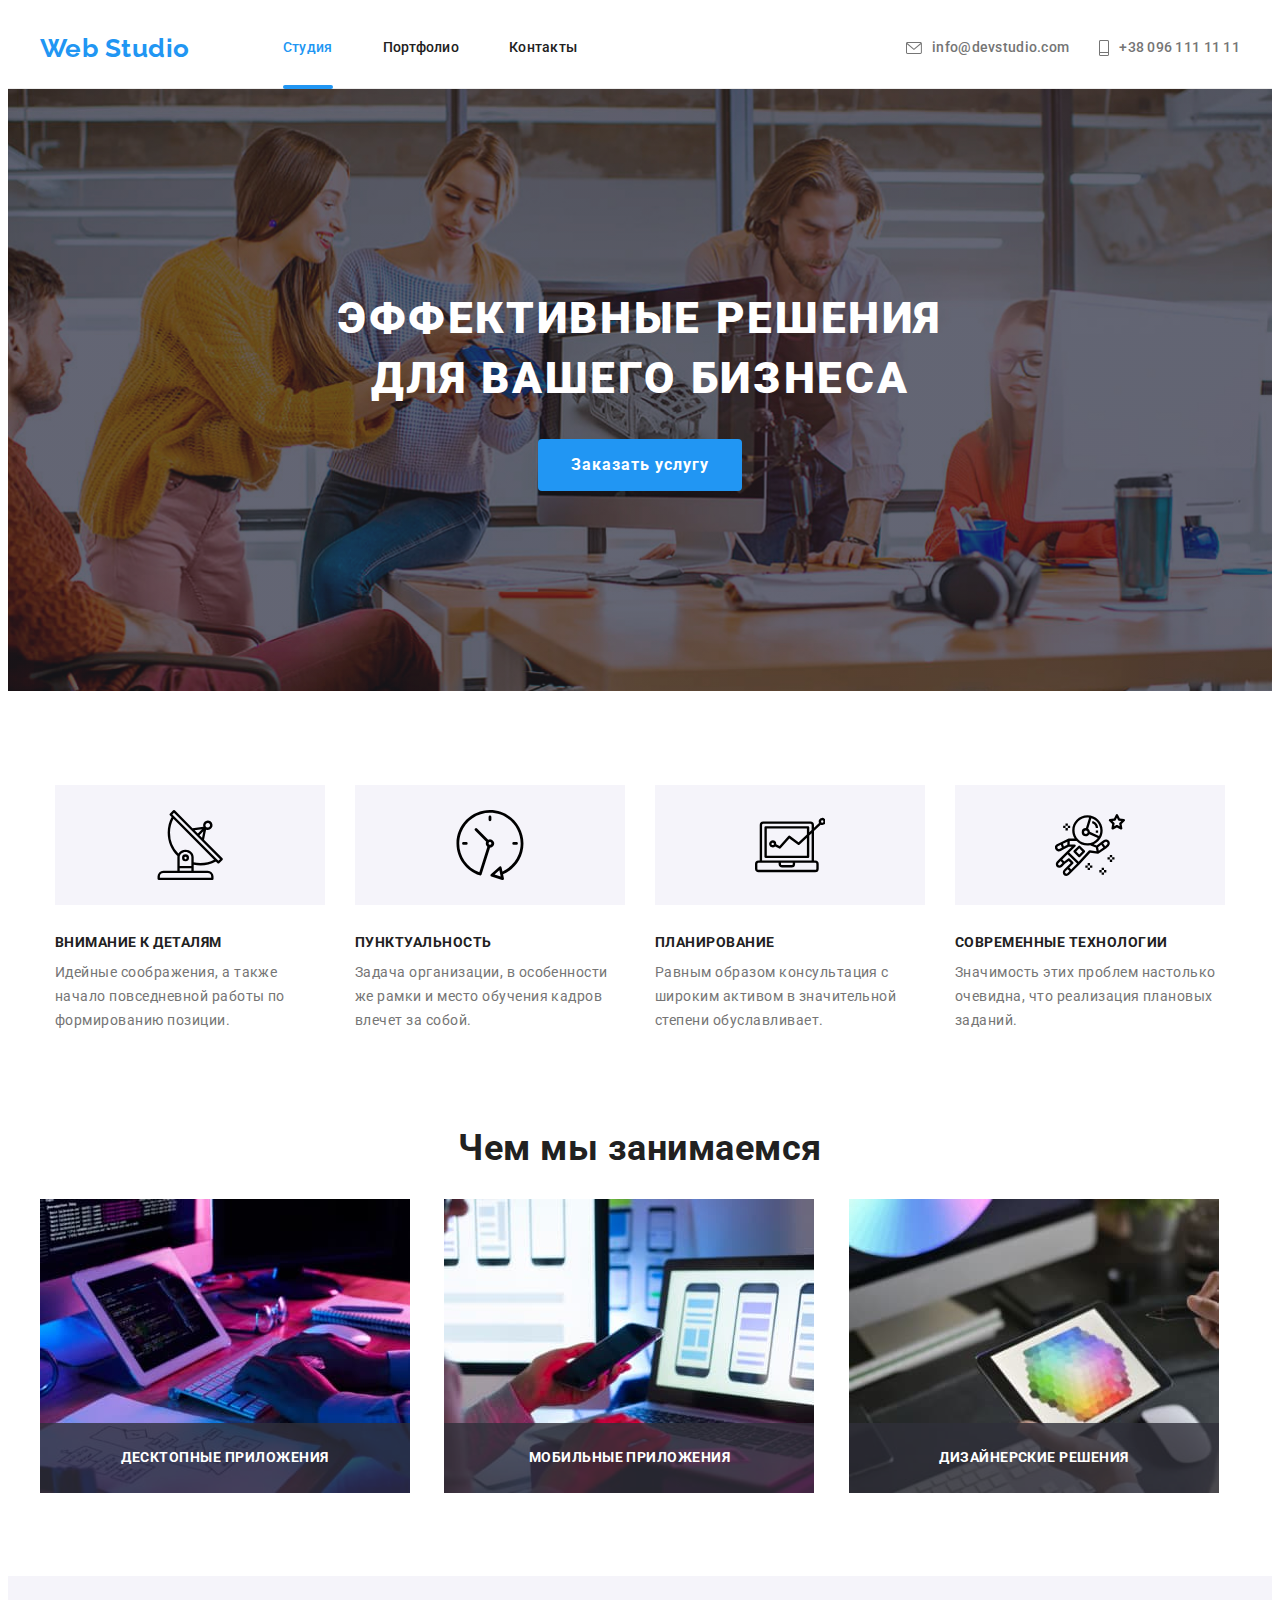
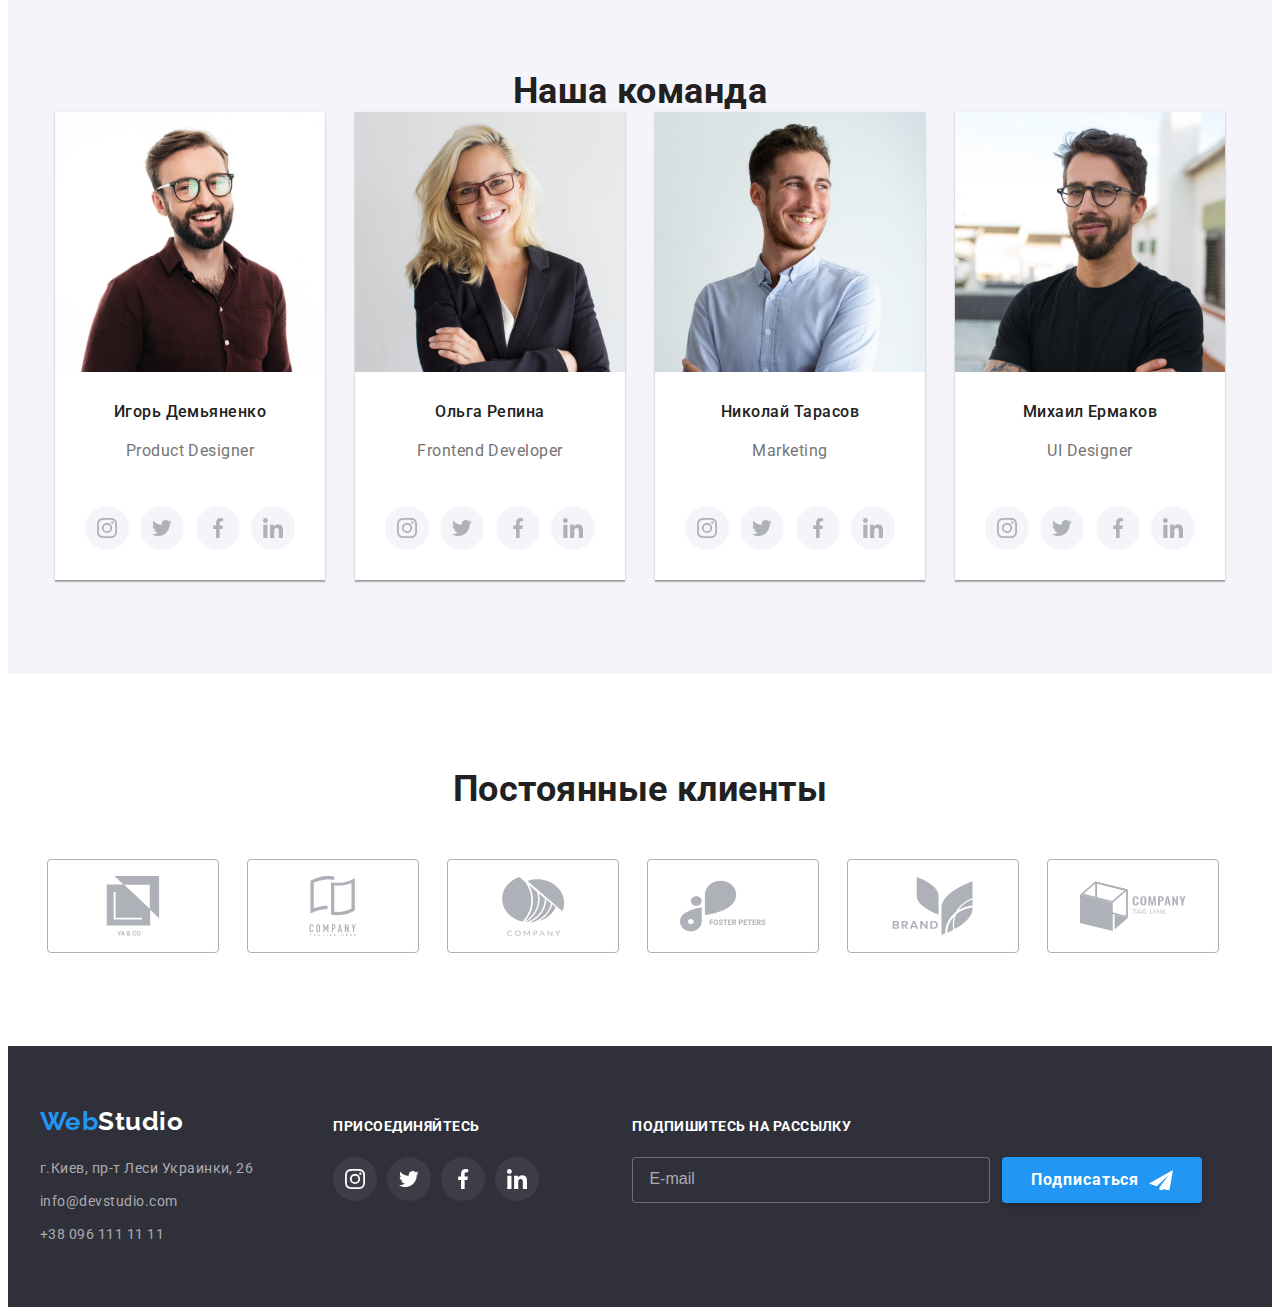
<file: index.html>
<!DOCTYPE html>
<html lang="ru">
<head>
    <meta charset="UTF-8">
    <meta http-equiv="X-UA-Compatible" content="IE=edge">
    <meta name="viewport" content="width=device-width, initial-scale=1.0">
    <title>Студия</title>
    <link rel="preconnect" href="https://fonts.googleapis.com"/>
    <link rel="preconnect" href="https://fonts.gstatic.com" crossorigin/>
    <link href="https://fonts.googleapis.com/css2?family=Raleway:wght@700&family=Roboto:wght@400;500;700;900&display=swap" rel="stylesheet"/>
      <link rel="stylesheet" href="https://github.com/sindresorhus/modern-normalize/blob/main/modern-normalize.css"/>
      <link rel="stylesheet" href="./css/main.min.css">
</head>

<body>
    <!--Шапка-->
  <header class="header">
      <!--Главная навигация-->
    <div class="container header__section">      
      <nav class="header__nav">
        <a class="header__logo logo link" href="./index.html">Web <span class="heder__logo--black">Studio</span></a>
        <ul class="nav list"> 
          <li class="nav__item">
            <a class="nav__link link nav__link--current" href="./index.html">Студия</a>
          </li>
          <li class="nav__item">
            <a class="nav__link link" href="./portfolio.html">Портфолио</a>
          </li>
          <li class="nav__item">
            <a class="nav__link link" href="">Контакты</a>
          </li>
        </ul>
      </nav>
          
        <!--Контакты-->

      <ul class="header-contact header-contact__list list">
          <li class="header-contact__item"> 
            <a class="header-contact__link link" href="mailto:info@devstudio.com">
              <svg class="header-contact__icon" width="16" height="12">
                <use href="./images/icons.svg#icon-envelope"></use>
              </svg>
              info@devstudio.com</a>
          </li>
          <li class="header-contact__item"> 
            <a class="header-contact__link link" href="tel:+380961111111">
              <svg class="header-contact__icon" width="10" height="16">
                <use href="./images/icons.svg#icon-mobile"></use>
              </svg>
              +38 096 111 11 11</a>
          </li>
        </ul>
  </div>
  </header>

     <!--Основной контент-->

<main>

    <!--Герой-->

      <section class="hero">
       
         <h1 class="hero__title">Эффективные решения для вашего бизнеса</h1>
         <button class="hero__btn" type="button" data-modal-open>Заказать услугу</button>
       
      </section>

    <!--Особенности-->

      <section class="features">
        <div class="conteiner">
          <!-- h2 Особенности спрятать-->
          <h2 class="visually-hidden">Особенности</h2>
         <ul class="features-list list">

            <li class="features-list__item">
              <div class="features-list__icon-fon">
                <svg class="features-list__icon" width="70" height="70">
                  <use href="./images/icons.svg#icon-antenna"></use>
                </svg>
              </div>


              <h3 class="features-list__title">Внимание к деталям</h3>
              <p class="features-list__text">
                Идейные соображения, а также начало повседневной работы по 
                формированию позиции.
              </p>
            </li>

           <li class="features-list__item">
            <div class="features-list__icon-fon">
              <svg class="features-list__icon" width="70" height="70">
                <use href="./images/icons.svg#icon-clock"></use>
              </svg>
            </div>

              <h3 class="features-list__title">Пунктуальность</h3>
              <p class="features-list__text">Задача организации, в особенности же рамки и место обучения кадров влечет за собой.</p>
           </li>

            
              <li class="features-list__item">
                <div class="features-list__icon-fon">
                  <svg class="features-list__icon" width="70" height="70">
                    <use href="./images/icons.svg#icon-diagram"></use>
                  </svg>
                </div>

              <h3 class="features-list__title">Планирование</h3>
               <p class="features-list__text">Равным образом консультация с широким активом в значительной степени обуславливает.</p>
            </li>

              <li class="features-list__item">
                <div class="features-list__icon-fon">
                  <svg class="features-list__icon" width="70" height="70">
                    <use href="./images/icons.svg#icon-astronaut"></use>
                  </svg>
                </div>

              <h3 class="features-list__title">Современные технологии</h3>
              <p class="features-list__text">Значимость этих проблем настолько очевидна, что реализация плановых заданий.</p>
            </li>
        </ul>
        </div>
</section>
 
   <!--Чем мы занимаемся-->
   
<section class="work">
  <div class="container">
    <h2 class="work__title section-title">Чем мы занимаемся</h2>
    <ul class="work-list list">
      <li class="work-list__item">
        <img src="./images/img-1.jpg" alt="сотрудник создает программу" width="370" height="294" />
        <p class="work-list__text">Десктопные приложения</p>
      </li>
      <li class="work-list__item">
        <img src="./images/img-2.jpg" alt="сотрудник создает мобильное приложение" width="370" height="294" />
        <p class="work-list__text">Мобильные приложения</p>
      </li>
      <li class="work-list__item">
        <img src="./images/img-3.jpg" alt="веб-дизайнер выбирает палитру" width="370" height="294" />
        <p class="work-list__text">Дизайнерские решения</p>
      </li>
    </ul>
  </div>
</section>

   <!--Наша команда-->

<section class="team">
  <div class="conteiner">
      <h2 class="team__title section-title">Наша команда</h2>
     <ul class="team-list list">
       <li class="team-list__item">
         <img 
         src="./images/ppl-1.jpg" 
         alt="Фото Игоря Демьяненко"
         width="270"
         height="260"
        />
        <div class="team-list__workers">
         <h3 class="team-list__worker">Игорь Демьяненко</h3>
         <p class="team-list__profession" lang="en">Product Designer</p>
                <ul class="team-list__social-list list">
                  <li class="team-list__social-item">
                    <a class="team-list__social-link link" href="">
                      <svg class="team-list__social-icon" width="20" height="20">
                        <use href="./images/icons.svg#icon-instagram"></use>
                      </svg>
                    </a>
                  </li>
                
                  <li class="team-list__social-item">
                    <a class="team-list__social-link link" href="">
                      <svg class="team-list__social-icon" width="20" height="20">
                        <use href="./images/icons.svg#icon-twitter"></use>
                      </svg>
                    </a>
                  </li>
                
                  <li class="team-list__social-item">
                    <a class="team-list__social-link link" href="">
                      <svg class="team-list__social-icon" width="20" height="20">
                        <use href="./images/icons.svg#icon-facebook"></use>
                      </svg>
                    </a>
                  </li>
                
                  <li class="team-list__social-item">
                    <a class="team-list__social-link link" href="">
                      <svg class="team-list__social-icon" width="20" height="20">
                        <use href="./images/icons.svg#icon-linkedin"></use>
                      </svg>
                    </a>
                  </li>
                </ul>       
        </div>
        </li>

       <li class="team-list__item">
         <img 
         src="./images/ppl-2.jpg" 
         alt="Фото Ольги Репиной"
         width="270"
         height="260"
        />
        <div class="team-list__workers">
         <h3 class="team-list__worker">Ольга Репина</h3>
         <p class="team-list__profession" lang="en">Frontend Developer</p>
                <ul class="team-list__social-list list">
                  <li class="team-list__social-item">
                    <a class="team-list__social-link link" href="">
                      <svg class="team-list__social-icon" width="20" height="20">
                        <use href="./images/icons.svg#icon-instagram"></use>
                      </svg>
                    </a>
                  </li>

                  <li class="team-list__social-item">
                    <a class="team-list__social-link link" href="">
                      <svg class="team-list__social-icon" width="20" height="20">
                        <use href="./images/icons.svg#icon-twitter"></use>
                      </svg>
                    </a>
                  </li>

                  <li class="team-list__social-item">
                    <a class="team-list__social-link link" href="">
                      <svg class="team-list__social-icon" width="20" height="20">
                        <use href="./images/icons.svg#icon-facebook"></use>
                      </svg>
                    </a>
                  </li>

                  <li class="team-list__social-item">
                    <a class="team-list__social-link link" href="">
                      <svg class="team-list__social-icon" width="20" height="20">
                        <use href="./images/icons.svg#icon-linkedin"></use>
                      </svg>
                    </a>
                  </li>
                </ul>
        </div>
        </li>

       <li class="team-list__item">
         <img 
         src="./images/ppl-3.jpg" 
         alt="Фото Николая Тарасова"
         width="270"
         height="260"
        />
        <div class="team-list__workers">
         <h3 class="team-list__worker">Николай Тарасов</h3>
         <p class="team-list__profession" lang="en">Marketing</p>
                <ul class="team-list__social-list list">
                  <li class="team-list__social-item">
                    <a class="team-list__social-link link" href="">
                      <svg class="team-list__social-icon" width="20" height="20">
                        <use href="./images/icons.svg#icon-instagram"></use>
                      </svg>
                    </a>
                  </li>
                
                  <li class="team-list__social-item">
                    <a class="team-list__social-link link" href="">
                      <svg class="team-list__social-icon" width="20" height="20">
                        <use href="./images/icons.svg#icon-twitter"></use>
                      </svg>
                    </a>
                  </li>
                
                  <li class="team-list__social-item">
                    <a class="team-list__social-link link" href="">
                      <svg class="team-list__social-icon" width="20" height="20">
                        <use href="./images/icons.svg#icon-facebook"></use>
                      </svg>
                    </a>
                  </li>
                
                  <li class="team-list__social-item">
                    <a class="team-list__social-link link" href="">
                      <svg class="team-list__social-icon" width="20" height="20">
                        <use href="./images/icons.svg#icon-linkedin"></use>
                      </svg>
                    </a>
                  </li>
                </ul>
        </div>
         </li>


       <li class="team-list__item">
         <img 
         src="./images/ppl-4.jpg" 
         alt="Фото Михаила Ермакова"
         width="270"
         height="260"
        />
        <div class="team-list__workers">
         <h3 class="team-list__worker">Михаил Ермаков</h3>
         <p class="team-list__profession" lang="en">UI Designer</p>
              <ul class="team-list__social-list list">
                <li class="team-list__social-item">
                  <a class="team-list__social-link link" href="">
                    <svg class="team-list__social-icon" width="20" height="20">
                      <use href="./images/icons.svg#icon-instagram"></use>
                    </svg>
                  </a>
                </li>
              
                <li class="team-list__social-item">
                  <a class="team-list__social-link link" href="">
                    <svg class="team-list__social-icon" width="20" height="20">
                      <use href="./images/icons.svg#icon-twitter"></use>
                    </svg>
                  </a>
                </li>
              
                <li class="team-list__social-item">
                  <a class="team-list__social-link link" href="">
                    <svg class="team-list__social-icon" width="20" height="20">
                      <use href="./images/icons.svg#icon-facebook"></use>
                    </svg>
                  </a>
                </li>
              
                <li class="team-list__social-item">
                  <a class="team-list__social-link link" href="">
                    <svg class="team-list__social-icon" width="20" height="20">
                      <use href="./images/icons.svg#icon-linkedin"></use>
                    </svg>
                  </a>
                </li>
              </ul>
        </div>
       </li>
     </ul> 
    </div>
 </section>

      <!-- Постоянные Клиенты -->
      <section class="client">
        <div class="container">
          <h2 class="client__title">Постоянные клиенты</h2>
          <ul class="client__list customers list">
      
            <li class="customers__item">
              <a class="customers__link link" href="">
                <svg class="customers__icon" width="106" height="60">
                  <use href="./images/icons.svg#icon-yaco"></use>
                </svg>
              </a>
            </li>

            <li class="customers__item">
              <a class="customers__link link" href="">
                <svg class="customers__icon" width="106" height="60">
                  <use href="./images/icons.svg#icon-company"></use>
                </svg>
              </a>
            </li>

            <li class="customers__item">
              <a class="customers__link link" href="">
                <svg class="customers__icon" width="106" height="60">
                  <use href="./images/icons.svg#icon-company2"></use>
                </svg>
              </a>
            </li>

            <li class="customers__item">
              <a class="customers__link link" href="">
                <svg class="customers__icon" width="106" height="60">
                  <use href="./images/icons.svg#icon-foster"></use>
                </svg>
              </a>
            </li>

            <li class="customers__item">
              <a class="customers__link link" href="">
                <svg class="customers__icon" width="106" height="60">
                  <use href="./images/icons.svg#icon-brand"></use>
                </svg>
              </a>
            </li>

            <li class="customers__item">
              <a class="customers__link link" href="">
                <svg class="customers__icon" width="106" height="60">
                  <use href="./images/icons.svg#icon-tag"></use>
                </svg>
              </a>
            </li>
          </ul>
        </div>
      </section>
    </main>

    <!--Подвал-->
    
<footer class="footer">
  <div class="container">
    <div class="footer__flex">
      <div class="footer__contacts-flex">
        <a class="footer__logo logo link" href="./index.html">Web<span class="footer__logo--white">Studio</span>
        </a>
        <!-- Список контактов -->
        <address class="footer-contact">
          <ul class="footer-contact__list list">
            <li class="footer-contact__item">
              <a class="footer-contact__link footer-contact__address link" href="https://goo.gl/maps/CdvJLRiEL6Q8Smko8"
                target="_blank" rel="noreferrer noopener">г.Киев, пр-т Леси Украинки, 26</a>
            </li>
            <li class="footer-contact__item">
              <a class="footer-contact__link link" href="mailto:info@devstudio.com">info@devstudio.com</a>
            </li>
            <li class="footer-contact__item">
              <a class="footer-contact__link link" href="tel:+380961111111">+38 096 111 11 11</a>
            </li>
          </ul>
        </address>
      </div>
      <div class="social-section">
        <p class="social-section__text">Присоединяйтесь</p>
        <ul class="footer-list list">
          <li class="footer-list__item">
            <a class="footer-list__link" href="">
              <svg class="footer-list__icon" width="20" height="20">
                <use href="./images/icons.svg#icon-instagram"></use>
              </svg>
            </a>
          </li>

          <li class="footer-list__item">
            <a class="footer-list__link" href="">
              <svg class="footer-list__icon" width="20" height="20">
                <use href="./images/icons.svg#icon-twitter"></use>
              </svg>
            </a>
          </li>

          <li class="footer-list__item">
            <a class="footer-list__link" href="">
              <svg class="footer-list__icon" width="20" height="20">
                <use href="./images/icons.svg#icon-facebook"></use>
              </svg>
            </a>
          </li>

          <li class="footer-list__item">
            <a class="footer-list__link" href="">
              <svg class="footer-list__icon" width="20" height="20">
                <use href="./images/icons.svg#icon-linkedin"></use>
              </svg>
            </a>
          </li>
        </ul>
      </div>
      <div class="footer-submit">
        <p class="footer-submit__text">Подпишитесь на рассылку</p>
        <div class="footer-submit__form">
          <label class="footer-submit__label" for="submit-mail"></label>
          <input class="footer-submit__input" type="email" name="submit-mail" id="submit-mail" placeholder="E-mail">
          <button class="footer-submit__btn" type="submit">Подписаться</button>
        </div>
      </div>
    </div>
  </div>
</footer>


    <div class="backdrop is-hidden" data-modal>
      <div class="modal">
        <button type="button" class="close-btn" data-modal-close>
          <svg class="modal-icon" width="11" height="11">
            <use href="./images/icons.svg#icon-vector"></use>
          </svg>
        </button>

      <form class="form">
        <span class="form-title">Оставьте свои данные, мы вам перезвоним</span>
        <div class="form-field-section">
          <div class="form-field top-title">
            <label class="form-label" for="name">Имя</label>
            <input class="form-input" type="text" name="name" id="name">
            <svg class="input-icon" width="12" height="12">
              <use href="./images/icons.svg#icon-name"></use>
            </svg>
          </div>
          <div class="form-field">
            <label class="form-label" for="tel">Телефон</label>
            <input class="form-input" type="tel" name="tel" id="tel">
            <svg class="input-icon" width="12" height="12">
              <use href="./images/icons.svg#icon-tel"></use>
            </svg>
          </div>
          <div class="form-field">
            <label class="form-label" for="email">Почта</label>
            <input class="form-input" type="email" name="email" id="email">
            <svg class="input-icon" width="12" height="12">
              <use href="./images/icons.svg#icon-mail"></use>
            </svg>
          </div>
        </div>
        <div class="form-field">
          <label class="comment-label" for="comment">Комментарий</label>
          <textarea class="comment" name="comment" id="comment" rows="9" placeholder="Введите текст"></textarea>
        </div>
      
        <div class="form-field-chek">
      
          <label class="policy-label" for="policy"></a>
            <input class="form-checkbox" type="checkbox" name="policy" id="policy">
            <span class="icon-chek"></span>
            Соглашаюсь с рассылкой и принимаю <a class="policy-link" href="">Условия договора</a>
          </label>
      
        </div>
        <button class="form-btn" type="submit">Отправить</button>
      </form>
      </div>
    </div>

    <script src="./js/modal.js"></script>
    
</body>
</html>
</file>
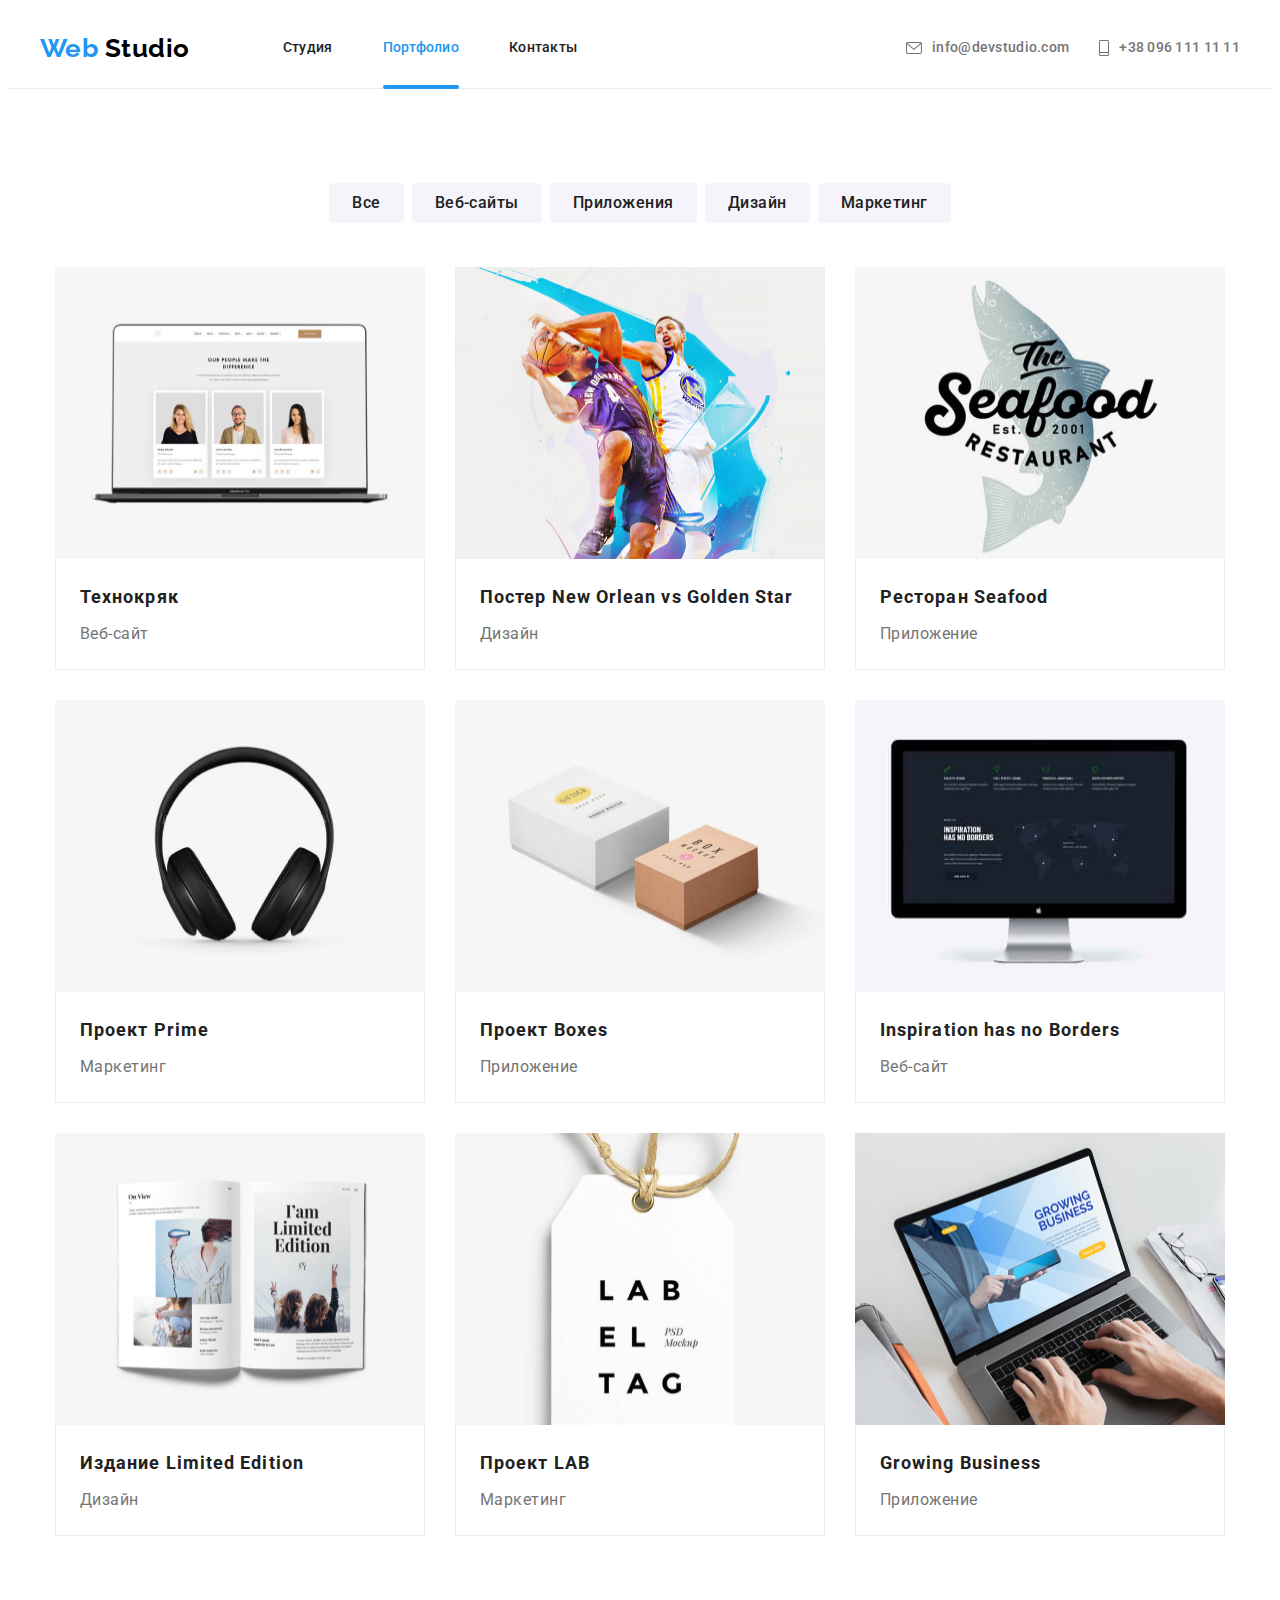
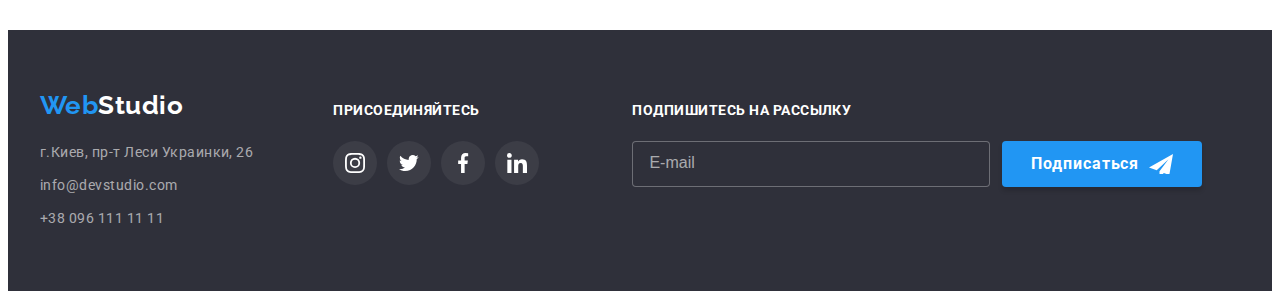
<file: portfolio.html>
<!DOCTYPE html>
<html lang="ru">
<head>
    <meta charset="UTF-8">
    <meta http-equiv="X-UA-Compatible" content="IE=edge">
    <meta name="viewport" content="width=device-width, initial-scale=1.0">
    <title>Портфолио</title>
    <link rel="preconnect" href="https://fonts.googleapis.com"/>
    <link rel="preconnect" href="https://fonts.gstatic.com" crossorigin/>
    <link href="https://fonts.googleapis.com/css2?family=Raleway:wght@700&family=Roboto:wght@400;500;700;900&display=swap" rel="stylesheet"/>    
    <link rel="stylesheet" href="https://github.com/sindresorhus/modern-normalize/blob/main/modern-normalize.css"/>
    <link rel="stylesheet" href="./css/main.min.css">
</head>

<body>
    <!--Шапка-->
<header class="header">

    <!--Главная навигация-->
    <div class="container header__section">
        <nav class="header__nav">
            <a class="header__logo link link" href="./index.html">Web <span class="header__logo--black">Studio</span></a>
            <ul class="nav list">
                <li class="nav__item">
                    <a class="nav__link link" href="./index.html">Студия</a>
                </li>
                <li class="nav__item">
                    <a class="nav__link nav__link--current link" href="./portfolio.html">Портфолио</a>
                </li>
                <li class="nav__item">
                    <a class="nav__link link" href="">Контакты</a>
                </li>
            </ul>
        </nav>

        <!--Контакты-->

        <ul class="header-contact header-contact__list list">
            <li class="header-contact__item">
                <a class="header-contact__link link" href="mailto:info@devstudio.com">
                    <svg class="header-contact__icon" width="16" height="12">
                        <use href="./images/icons.svg#icon-envelope"></use>
                    </svg>
                    info@devstudio.com</a>
            </li>
            <li class="header-contact__item">
                <a class="header-contact__link link" href="tel:+380961111111">
                    <svg class="header-contact__icon" width="10" height="16">
                        <use href="./images/icons.svg#icon-mobile"></use>
                    </svg>
                    +38 096 111 11 11</a>
            </li>
        </ul>
    </div>
</header>

    <!--Основной контент-->

    <main>
    <section class="portfolio-section">
        <!--Фильтры-->
    <div class="conteiner">
       <ul class="portfolio-btn-list list">
         <li class="portfolio-btn-item"> 
          <button class="portfolio-btn" type="button">Все</button> 
         </li>
          <li class="portfolio-btn-item">
          <button class="portfolio-btn" type="button">Веб-сайты</button>
         </li>
         <li class="portfolio-btn-item">
          <button class="portfolio-btn" type="button">Приложения</button>
         </li>
         <li class="portfolio-btn-item">
         <button class="portfolio-btn" type="button">Дизайн</button>
         </li>
         <li class="portfolio-btn-item">
         <button class="portfolio-btn" type="button">Маркетинг</button>
         </li>
       </ul>
    </div>
    </section>

         <!--Примеры работ-->
    <section class="portfolio-section-project">
    <div class="conteiner">
        <ul class="portfolio-list list">
           <li class="portfolio-item"> 
            <div class="portfolio-description">
               <img 
               src="./images/techno.jpg" 
               alt="Веб-сайт Технокряк"
               width="370"
               height="292"
               />
            <div class="portfolio-overlay">
            <p class="portfolio-description-text">Ресурс предлагает комплексные предложения с разным уровнем функционала и сервисов. Все это позволит посетителю получить
            исчерпывающие сведения о компании или частном лице.</p>
            </div>
            </div>
            <div class="portfolio-border">
               <h2 class="portfolio-list-title">Технокряк</h2>
               <p class=" potrtfolio-list-text">Веб-сайт</p>
            </div>
           </li>
            <li class="portfolio-item">
            <div class="portfolio-description">
            <img 
            src="./images/neworlean.jpg" 
            alt="Парни играют в баскетбол" 
            width="370" 
            height="292" 
            />
            <div class="portfolio-overlay">
            <p class="portfolio-description-text">Ресурс предлагает комплексные предложения с разным уровнем функционала и сервисов. Все это позволит посетителю получить
            исчерпывающие сведения о компании или частном лице.</p>
            </div>
            </div>
            <div class="portfolio-border">
            <h2 class="portfolio-list-title">Постер New Orlean vs Golden Star</h2>
            <p  class="potrtfolio-list-text">Дизайн</p>
            </div>
            </li>
            <li class="portfolio-item">
            <div class="portfolio-description">
            <img 
            src="./images/seafood.jpg" 
            alt="Логотип ресторана Seafood" 
            width="370" 
            height="292" 
            />
            <div class="portfolio-overlay">
            <p class="portfolio-description-text">Ресурс предлагает комплексные предложения с разным уровнем функционала и сервисов. Все это позволит посетителю получить
            исчерпывающие сведения о компании или частном лице.</p>
            </div>
            </div>
            <div class="portfolio-border">
            <h2 class="portfolio-list-title">Ресторан Seafood</h2>
            <p  class="potrtfolio-list-text">Приложение</p>
            </div>
            </li>
            <li class="portfolio-item">
            <div class="portfolio-description">
            <img 
            src="./images/headphone.jpg" 
            alt="Большие наушники" 
            width="370" 
            height="292" 
            />
            <div class="portfolio-overlay">
                <p class="portfolio-description-text">Ресурс предлагает комплексные предложения с разным уровнем функционала и сервисов. Все это позволит посетителю получить
                исчерпывающие сведения о компании или частном лице.</p>
            </div>
            </div>
            <div class="portfolio-border">
            <h2 class="portfolio-list-title">Проект Prime</h2>
            <p class="potrtfolio-list-text">Маркетинг</p>
            </div>
            </li>
            <li class="portfolio-item">
            <div class="portfolio-description">
            <img 
            src="./images/boxes.jpg" 
            alt="Две коробки" 
            width="370" 
            height="292"
            />
            <div class="portfolio-overlay">
                <p class="portfolio-description-text">Ресурс предлагает комплексные предложения с разным уровнем функционала и сервисов. Все это позволит посетителю получить
                исчерпывающие сведения о компании или частном лице.</p>
            </div>
            </div>
            <div class="portfolio-border">
            <h2 class="portfolio-list-title">Проект Boxes</h2>
            <p class="potrtfolio-list-text">Приложение</p>
            </div>
            </li>
            <li class="portfolio-item">
            <div class="portfolio-description">
            <img 
            src="./images/monoblock.jpg" 
            alt="Веб-сайт Inspiration has no Borders" 
            width="370" 
            height="292" 
            />
            <div class="portfolio-overlay">
                <p class="portfolio-description-text">Ресурс предлагает комплексные предложения с разным уровнем функционала и сервисов. Все это позволит посетителю получить
                исчерпывающие сведения о компании или частном лице.</p>
            </div>
            </div>
            <div class="portfolio-border">
            <h2 class="portfolio-list-title" lang="en">Inspiration has no Borders</h2>
            <p class="potrtfolio-list-text">Веб-сайт</p>
            </div>
            </li>
            <li class="portfolio-item">
            <div class="portfolio-description">
            <img 
            src="./images/magazine.jpg" 
            alt="Разворот журнала" 
            width="370"
            height="292" 
            />
            <div class="portfolio-overlay">
                <p class="portfolio-description-text">Ресурс предлагает комплексные предложения с разным уровнем функционала и сервисов. Все это позволит посетителю получить
                исчерпывающие сведения о компании или частном лице.</p>
            </div>
            </div>
            <div class="portfolio-border">
            <h2 class="portfolio-list-title">Издание Limited Edition</h2>
            <p class="potrtfolio-list-text">Дизайн</p>
            </div>
            </li>
            <li class="portfolio-item">
            <div class="portfolio-description">
            <img 
            src="./images/tag.jpg" 
            alt="Бирка проекта LAB" 
            width="370" 
            height="292" 
            />
            <div class="portfolio-overlay">
                <p class="portfolio-description-text">Ресурс предлагает комплексные предложения с разным уровнем функционала и сервисов. Все это позволит посетителю получить
                исчерпывающие сведения о компании или частном лице.</p>
            </div>
            </div>
            <div class="portfolio-border">
            <h2 class="portfolio-list-title">Проект LAB</h2>
            <p class="potrtfolio-list-text">Маркетинг</p>
            </div>
            </li>
            <li class="portfolio-item">
            <div class="portfolio-description">
            <img 
            src="./images/printing.jpg"
            alt="Человек печатает на ноутбуке" 
            width="370" 
            height="292" 
            />
            <div class="portfolio-overlay">
                <p class="portfolio-description-text">Ресурс предлагает комплексные предложения с разным уровнем функционала и сервисов. Все это позволит посетителю получить
                исчерпывающие сведения о компании или частном лице..</p>
            </div>
            </div>
            <div class="portfolio-border">
            <h2 class="portfolio-list-title" lang="en">Growing Business</h2>
            <p class=" potrtfolio-list-text">Приложение</p>
            </div>
        </li>
        </ul>
    </div>
    </section>
</main>
<!--Подвал-->
<footer class="footer">
    <div class="container">
        <div class="footer__flex">
            <div class="footer__contacts-flex">
                <a class="footer__logo logo link" href="./index.html">Web<span class="footer__logo--white">Studio</span>
                </a>
                <!-- Список контактов -->
                <address class="footer-contact">
                    <ul class="footer-contact__list list">
                        <li class="footer-contact__item">
                            <a class="footer-contact__link footer-contact__address link"
                                href="https://goo.gl/maps/CdvJLRiEL6Q8Smko8" target="_blank"
                                rel="noreferrer noopener">г.Киев, пр-т Леси Украинки, 26</a>
                        </li>
                        <li class="footer-contact__item">
                            <a class="footer-contact__link link" href="mailto:info@devstudio.com">info@devstudio.com</a>
                        </li>
                        <li class="footer-contact__item">
                            <a class="footer-contact__link link" href="tel:+380961111111">+38 096 111 11 11</a>
                        </li>
                    </ul>
                </address>
            </div>
            <div class="social-section">
                <p class="social-section__text">Присоединяйтесь</p>
                <ul class="footer-list list">
                    <li class="footer-list__item">
                        <a class="footer-list__link" href="">
                            <svg class="footer-list__icon" width="20" height="20">
                                <use href="./images/icons.svg#icon-instagram"></use>
                            </svg>
                        </a>
                    </li>

                    <li class="footer-list__item">
                        <a class="footer-list__link" href="">
                            <svg class="footer-list__icon" width="20" height="20">
                                <use href="./images/icons.svg#icon-twitter"></use>
                            </svg>
                        </a>
                    </li>

                    <li class="footer-list__item">
                        <a class="footer-list__link" href="">
                            <svg class="footer-list__icon" width="20" height="20">
                                <use href="./images/icons.svg#icon-facebook"></use>
                            </svg>
                        </a>
                    </li>

                    <li class="footer-list__item">
                        <a class="footer-list__link" href="">
                            <svg class="footer-list__icon" width="20" height="20">
                                <use href="./images/icons.svg#icon-linkedin"></use>
                            </svg>
                        </a>
                    </li>
                </ul>
            </div>
            <div class="footer-submit">
                <p class="footer-submit__text">Подпишитесь на рассылку</p>
                <div class="footer-submit__form">
                    <label class="footer-submit__label" for="submit-mail"></label>
                    <input class="footer-submit__input" type="email" name="submit-mail" id="submit-mail"
                        placeholder="E-mail">
                    <button class="footer-submit__btn" type="submit">Подписаться</button>
                </div>
            </div>
        </div>
    </div>
</footer>
</body>

</html>
</file>
<file: css/main.min.css>
:root{--primary-text-color: #212121;--secondary-text-color: #757575;--white-text-color: #ffffff;--accent-color: #2196f3;--black-logo-color: #000000;--footer-text-color: rgba(255, 255, 255, 0.6);--white-background-color: #ffffff;--hero-background-color: #2f303a;--team-background-color: #f5f4fa}body{font-family:"Roboto", sans-serif;letter-spacing:0.03em;background-color:var(--white-background-color);color:var(--primary-text-color)}.list{list-style:none}.link{text-decoration:none}h1,h2,h3,h4,h5,h6,p,ul{margin:0;padding:0}img{display:block}.container{width:1200px;margin-left:auto;margin-right:auto;padding-left:15px;padding-right:15px}.section-title{font-weight:700;font-size:36px;line-height:1.17;text-align:center;color:var(--primary-text-color)}.logo{font-family:"Raleway", sans-serif;font-weight:700;font-size:26px;line-height:1.19;color:var(--accent-color);align-items:center;text-align:center}.visually-hidden{position:absolute;width:1px;height:1px;margin:-1px;padding:0;overflow:hidden;border:0;clip:rect(0 0 0 0)}.header{border-bottom:1px solid #ececec;justify-content:center;display:flex;align-items:center}.header__section{display:flex;align-items:center;justify-content:center}.header__nav{justify-content:center;display:flex;align-items:center}.header__logo{font-family:"Raleway", sans-serif;font-style:normal;font-weight:700;font-size:26px;line-height:1.19;color:var(--accent-color)}.header__logo--black{color:var(--black-logo-color)}.nav{display:flex;margin-left:93px}.nav__item:not(:last-child){margin-right:50px}.nav__link{display:block;padding-top:32px;padding-bottom:32px;font-weight:500;font-size:14px;line-height:1.14;letter-spacing:0.02em;color:var(--primary-text-color);position:relative;transition:color 250ms cubic-bezier(0.4, 0, 0.2, 1)}.header-contact{display:flex;margin-left:auto}.header-contack__list{margin-left:auto}.header-contact__item+.header-contact__item{margin-left:30px}.nav__link:focus,.nav__link:hover{color:var(--accent-color)}.nav__link--current{color:var(--accent-color)}.nav__link--current::after{position:absolute;display:block;content:"";width:100%;height:4px;border-radius:2px;bottom:-1px;background-color:var(--accent-color)}.header-contact__link{font-weight:500;font-size:14px;line-height:1.14;letter-spacing:0.02em;color:var(--secondary-text-color);justify-content:center;display:inline-flex;align-items:center;padding:32px 0px 32px;transition:color 250ms cubic-bezier(0.4, 0, 0.2, 1)}.header-contact__link:hover,.header-contact__link:focus{color:var(--accent-color)}.header-contact__icon{margin-right:10px;fill:currentColor}.hero{background-color:var(--hero-background-color);padding-top:200px;padding-bottom:200px;text-align:center;max-width:1600px;margin-left:auto;margin-right:auto;background-image:linear-gradient(to right, rgba(47,48,58,0.4), rgba(47,48,58,0.4)),url(../images/hero.jpg);background-color:var(--hero-background-color);background-repeat:no-repeat;background-position:center;background-size:cover;text-align:center}.hero__title{margin-bottom:30px;margin-left:auto;margin-right:auto;max-width:696px;font-weight:900;font-size:44px;line-height:1.36;text-align:center;letter-spacing:0.06em;text-transform:uppercase;color:var(--white-text-color)}.hero__btn{font-family:'Roboto', sans-serif;font-weight:700;font-size:16px;line-height:1.88;align-items:center;text-align:center;letter-spacing:0.06em;background-color:var(--accent-color);color:var(--white-text-color);cursor:pointer;min-width:200px;display:inline-block;border-radius:4px;padding:10px 32px;border:1px solid transparent;transition:background-color 250ms cubic-bezier(0.4, 0, 0.2, 1),color 250ms cubic-bezier(0.4, 0, 0.2, 1)}.hero__btn:hover,.hero__btn:focus{background-color:var(--white-text-color);color:var(--accent-color)}.features{max-width:1170px;padding-top:94px;padding-bottom:94px;margin:0 auto;justify-content:center;display:flex;align-items:center;background-color:var(--white-background-color)}.features-section__item{justify-content:center;display:flex;align-items:center}.features-list{justify-content:center;display:flex;align-items:center}.visually-hidden{position:absolute;width:1px;height:1px;margin:-1px;padding:0;overflow:hidden;border:0;clip:rect(0 0 0 0)}.features-list__item:not(:last-child){margin-right:30px;max-width:270px}.features-list__icon{align-items:center}.features-list__icon-fon{display:flex;width:270px;height:120px;align-items:center;justify-content:center;flex-direction:column;margin-bottom:30px;background-color:var(--team-background-color)}.features-list__title{font-weight:700;font-size:14px;line-height:1.14;text-transform:uppercase;display:flex;margin-bottom:10px}.features-list__text{font-size:14px;line-height:1.71;color:var(--secondary-text-color)}.work{justify-content:center;display:flex;align-items:center;padding-bottom:94px}.work__list{display:flex}.work__title{margin-bottom:30px}.work__item{position:relative;max-height:294px}.work-list__item{margin-bottom:-15px;margin-right:auto;margin-left:auto;justify-content:center;display:inline-block;align-items:center;position:relative;max-width:1170px;max-height:294px}.work-list__item:not(:last-child){margin-right:30px}.work-list__text{width:100%;position:absolute;bottom:0;left:0;padding:27px 0px;font-weight:bold;font-size:14px;line-height:1.14;text-align:center;text-transform:uppercase;color:var(--white-text-color);background-color:rgba(47,48,58,0.8)}.team{background-color:var(--team-background-color);padding-top:94px;padding-bottom:94px;justify-content:center;display:flex;align-items:center}.team-list{display:flex}.team-list__item{display:block;max-width:270px;box-shadow:0px 1px 3px rgba(0,0,0,0.12),0px 1px 1px rgba(0,0,0,0.14),0px 2px 1px rgba(0,0,0,0.2);background-color:var(--white-background-color)}.team-list__item:not(:last-child){margin-right:30px}.team-list__workers{padding:0px 30px 0px;background-color:var(--white-text-color)}.team-list__worker{font-weight:500;font-size:16px;line-height:1.19;text-align:center;padding-top:30px;padding-bottom:10px}.team-list__profession{font-size:16px;line-height:1.19;text-align:center;color:var(--secondary-text-color);padding-bottom:30px;margin-top:10px}.team-list__social-list{display:flex;padding-bottom:30px;margin-top:16px;list-style:none;justify-content:space-between;align-items:center}.team-list__social-item{width:44px;height:44px}.team-list__social-link{width:44px;height:44px;display:block;border-radius:50%;color:#afb1b8;background-color:#f5f4fa;transition:background-color 250ms cubic-bezier(0.4, 0, 0.2, 1),color 250ms cubic-bezier(0.4, 0, 0.2, 1)}.team-list__social-link:hover,.team-list__social-link:focus{color:#ffffff;background-color:var(--accent-color)}.team-list__social-icon{margin:12px 0px 0px 12px;fill:currentColor}.client{padding-top:94px;padding-bottom:94px;align-items:center;line-height:1.17;justify-content:center}.client__title{margin-bottom:50px;font-weight:700;font-size:36px;line-height:1.17;text-align:center;justify-content:center}.client__list{max-width:1150px;display:flex;margin:0 auto;padding-left:15px;list-style:none;justify-content:center;align-items:center}.customers{display:flex}.customers__item{width:170px;height:92px;display:flex;align-items:center;justify-content:center;transition:border-color 250ms cubic-bezier(0.4, 0, 0.2, 1),color 250ms cubic-bezier(0.4, 0, 0.2, 1)}.customers__item:not(:last-child){margin-right:30px}.customers__item:focus,.customers__item:hover{color:var(--accent-color);border-color:var(--accent-color)}.customers__item+.customers__item{margin-right:30px}.customers__link{display:flex;border:1px solid #afb1b8;border-radius:4px;color:#afb1b8;background-color:#fff;transition:border-color 250ms cubic-bezier(0.4, 0, 0.2, 1),color 250ms cubic-bezier(0.4, 0, 0.2, 1)}.customers__link:focus,.customers__link:hover{color:var(--accent-color);border-color:var(--accent-color)}.customers__icon{display:flex;fill:currentColor;align-items:center;padding:16px 32px}.footer{padding-top:60px;padding-bottom:60px;background-color:var(--hero-background-color)}.footer__flex{display:flex;margin:0;padding:0;list-style:none}.footer__logo--white{color:var(--white-text-color)}.footer-contact{margin-top:20px;display:block;margin-left:auto;margin-right:auto;letter-spacing:0.03em;align-items:center}.footer-contact__address{color:var(--white-text-color)}.footer-contact__item{margin-top:9px}.footer-contact__link{font-family:"Roboto";font-style:normal;font-size:14px;line-height:1.71;color:var(--footer-text-color);transition:color 250ms cubic-bezier(0.4, 0, 0.2, 1)}.footer-contact__link:hover,.footer-contact__link:focus{color:var(--accent-color)}.social-section{margin-left:80px;width:206px}.social-section__text{padding:20px 0px 10px 0px;margin-top:0px;margin-bottom:20px;font-weight:700;font-size:14px;line-height:1.14px;text-transform:uppercase;color:var(--white-text-color)}.footer-list{display:flex;justify-content:space-between;align-items:center;padding:0;margin-top:0;list-style:none}.footer-list__item{width:44px;height:44px}.footer-list__link{display:block;width:44px;height:44px;border-radius:50%;color:#ffffff;background-color:#ffffff10;transition:background-color 250ms cubic-bezier(0.4, 0, 0.2, 1),color 250ms cubic-bezier(0.4, 0, 0.2, 1)}.footer-list__link:hover,.footer-list__link:focus{color:#ffffff;background-color:var(--accent-color)}.footer-list__icon{margin:12px 0px 0px 12px;fill:currentColor}.footer-submit{margin-left:93px;align-items:baseline}.footer-submit__text{padding:20px 0px 10px 0px;margin-bottom:20px;font-weight:700;font-size:14px;line-height:1.14px;text-transform:uppercase;color:var(--white-text-color)}.footer-submit__form{display:inline-flex;width:570px;max-height:90px;margin-left:0px;margin-top:0px}.footer-submit__input{width:358px;margin:0;padding:13px 16px;border-radius:4px;border:1px solid rgba(255,255,255,0.3);background-color:var(--hero-background-color);color:var(--white-text-color)}.footer-submit__input::placeholder{font-size:16px;line-height:1.25;color:rgba(255,255,255,0.6)}.footer-submit__btn{display:inline-flex;align-items:center;justify-content:center;border:none;margin:0;padding:8px 29px;border-radius:4px;background-color:var(--accent-color);box-shadow:0px 4px 4px rgba(0,0,0,0.15);color:var(--white-text-color);font-family:"Roboto";font-style:normal;font-weight:700;font-size:16px;line-height:1.87;letter-spacing:0.06em;cursor:pointer;min-height:43px;margin-left:12px}.footer-submit__btn::after{content:"";display:inline-block;width:24px;height:20px;margin-left:10px;background-image:url(../images/icon-send.svg)}.portfolio-section{background-color:var(--white-background-color);padding-top:94px;padding-bottom:0px}.portfolio-btn-list{display:flex;justify-content:center;margin-bottom:-50px}.portfolio-btn-item:not(:last-child){margin-right:8px}.portfolio-item:hover .portfolio-overlay{transform:translateY(0)}.portfolio-description{position:relative;overflow:hidden}.portfolio-overlay{position:absolute;display:inline-block;content:'';width:100%;height:100%;top:0;left:0;background-color:rgba(33,150,243,0.9);transform:translateY(100%);transition:transform 250ms cubic-bezier(0.4, 0, 0.2, 1)}.portfolio-description-text{position:absolute;top:0;left:0;padding:63px 24px;font-size:18px;line-height:1.56;color:var(--white-text-color)}.portfolio-btn{font-family:'Roboto', sans-serif;font-weight:500;font-size:16px;line-height:1.63;text-align:center;letter-spacing:0.03em;background-color:var(--team-background-color);color:var(--primary-text-color);cursor:pointer;display:inline-block;min-width:73px;border-radius:4px;border:1px solid transparent;padding:6px 22px;transition:background-color 250ms cubic-bezier(0.4, 0, 0.2, 1),color 250ms cubic-bezier(0.4, 0, 0.2, 1),box-shadow 250ms cubic-bezier(0.4, 0, 0.2, 1)}.portfolio-btn:hover,.portfolio-btn:focus{background-color:var(--accent-color);color:var(--white-text-color);box-shadow:0px 3px 1px rgba(0,0,0,0.1),0px 1px 2px rgba(0,0,0,0.08),0px 2px 2px rgba(0,0,0,0.12)}.portfolio-list{display:flex;flex-wrap:wrap;margin:-15px;justify-content:center;display:flex;align-items:center}.portfolio-item{background-color:var(--white-background-color);margin:15px;display:block;transition:box-shadow 250ms cubic-bezier(0.4, 0, 0.2, 1)}.portfolio-item:hover,.portfolio-item:focus{box-shadow:0px 3px 1px rgba(0,0,0,0.1),0px 1px 2px rgba(0,0,0,0.08),0px 2px 2px rgba(0,0,0,0.12)}.portfolio-border{border:1px solid #eeeeee;border-top:transparent;padding:20px 24px}.portfolio-section-project{max-width:1170px;justify-content:center;display:flex;align-items:center;margin-right:auto;margin-left:auto;padding-top:94px;padding-bottom:94px}.portfolio-list-title{font-weight:700;font-size:18px;line-height:2;letter-spacing:0.06em;color:var(--primary-text-color)}.potrtfolio-list-text{font-size:16px;line-height:1.87;color:var(--secondary-text-color);margin-top:4px}.backdrop{position:fixed;display:flex;align-items:center;justify-content:center;top:0;bottom:0;left:0;right:0;width:100vw;height:100vh;background-color:rgba(0,0,0,0.2);top:0;transition:opacity 250ms cubic-bezier(0.4, 0, 0.2, 1),visibility 250ms cubic-bezier(0.4, 0, 0.2, 1)}.backdrop.is-hidden{opacity:0;visibility:hidden;pointer-events:none}.backdrop.is-hidden .modal{transform:scale(2)}.modal{width:528px;min-height:581px;position:absolute;left:50%;top:50%;transform:translate(-50%, -50%);padding-left:41px;padding-right:39px;padding-top:40px;padding-bottom:40px;background-color:#fff;box-shadow:0px 1px 3px rgba(0,0,0,0.12),0px 1px 1px rgba(0,0,0,0.14),0px 2px 1px rgba(0,0,0,0.2);border-radius:4px;transition:transform 250ms var(--timing-function)}.modal-icon{fill:var(--black-logo-color);transition:fill 250ms cubic-bezier(0.4, 0, 0.2, 1)}.close-btn{position:absolute;display:flex;align-items:center;justify-content:center;right:8px;top:8px;background-color:transparent;border-radius:50%;width:30px;height:30px;border:1px solid rgba(0,0,0,0.1);cursor:pointer}.close-btn:hover .modal-icon{fill:var(--accent-color)}.form{width:528px;margin-top:-10px;margin-left:-35px;margin-right:-39px;padding-left:40px;padding-right:10px;padding-top:10px;padding-bottom:10px}.form-title{width:448px;font-weight:700;font-size:20px;line-height:1.15;text-align:center;line-height:24px}.top-title{position:relative;margin-top:12px;width:448px}.form-field{position:relative;width:400px;display:flex;flex-direction:column;margin-bottom:10px}.form-label{align-items:center;width:350px;max-height:342px;font-size:12px;line-height:1.17;letter-spacing:0.01em;color:var(--secondary-text-color);margin-bottom:4px}.comment-label{margin-right:39px;font-size:12px;line-height:1.17;letter-spacing:0.01em;color:var(--secondary-text-color);margin-bottom:4px;outline:none}.form-input{width:100%;margin:0;padding:11px 42px;border:1px solid rgba(33,33,33,0.2);border-radius:4px;outline:none;transition:border-color 250ms cubic-bezier(0.4, 0, 0.2, 1)}.form-input:focus{border-color:var(--accent-color)}.form-input:focus ~ .input-icon{fill:var(--accent-color)}.input-icon{position:absolute;top:50%;left:15px;transform:translateY(25%);display:inline-block;width:12px;height:12px;transition:fill 250ms cubic-bezier(0.4, 0, 0.2, 1)}textarea{resize:none;border:1px solid rgba(33,33,33,0.2);border-radius:4px;padding:12px 16px;font-size:12px;line-height:1.17;letter-spacing:0.01em;width:448px;height:120px;transition:border-color 250ms cubic-bezier(0.4, 0, 0.2, 1)}textarea:focus{outline:none;border-color:var(--accent-color)}.comment::placeholder{font-size:12px;line-height:1.17;letter-spacing:0.01em;color:#757575}.form-field-chek{padding-left:14px;margin-top:25px;margin-bottom:30px}.icon-chek{display:inline-block;width:16px;height:15px;border:2px solid #212121;border-radius:2px;margin-right:7px}.form-checkbox{position:absolute;width:1px;height:1px;margin:-1px;padding:0;overflow:hidden;border:0;clip:rect(0 0 0 0)}.form-checkbox:checked+.icon-chek{background-image:url(../images/icon-check.svg);background-position:center;background-repeat:no-repeat;background-color:var(--accent-color);background-origin:border-box;border-color:var(--accent-color)}.policy-label{display:flex;align-items:center;font-size:14px;line-height:1.71;color:var(--secondary-text-color)}.policy-link{margin-left:4px;color:#2196f3}.form-btn{display:flex;align-items:center;justify-content:center;margin:0 auto;padding:10px 56px;border:none;border-radius:4px;text-align:center;text-decoration:none;font-family:"Roboto";font-style:normal;font-weight:700;font-size:16px;line-height:1.87;letter-spacing:0.06em;cursor:pointer;background-color:var(--accent-color);box-shadow:0px 4px 4px rgba(0,0,0,0.15);color:var(--white-text-color);transition:background-color 250ms cubic-bezier(0.4, 0, 0.2, 1)}.form-btn:focus,.form-btn:hover{outline:none;background-color:#188ce8}
/*# sourceMappingURL=main.min.css.map */
</file>
